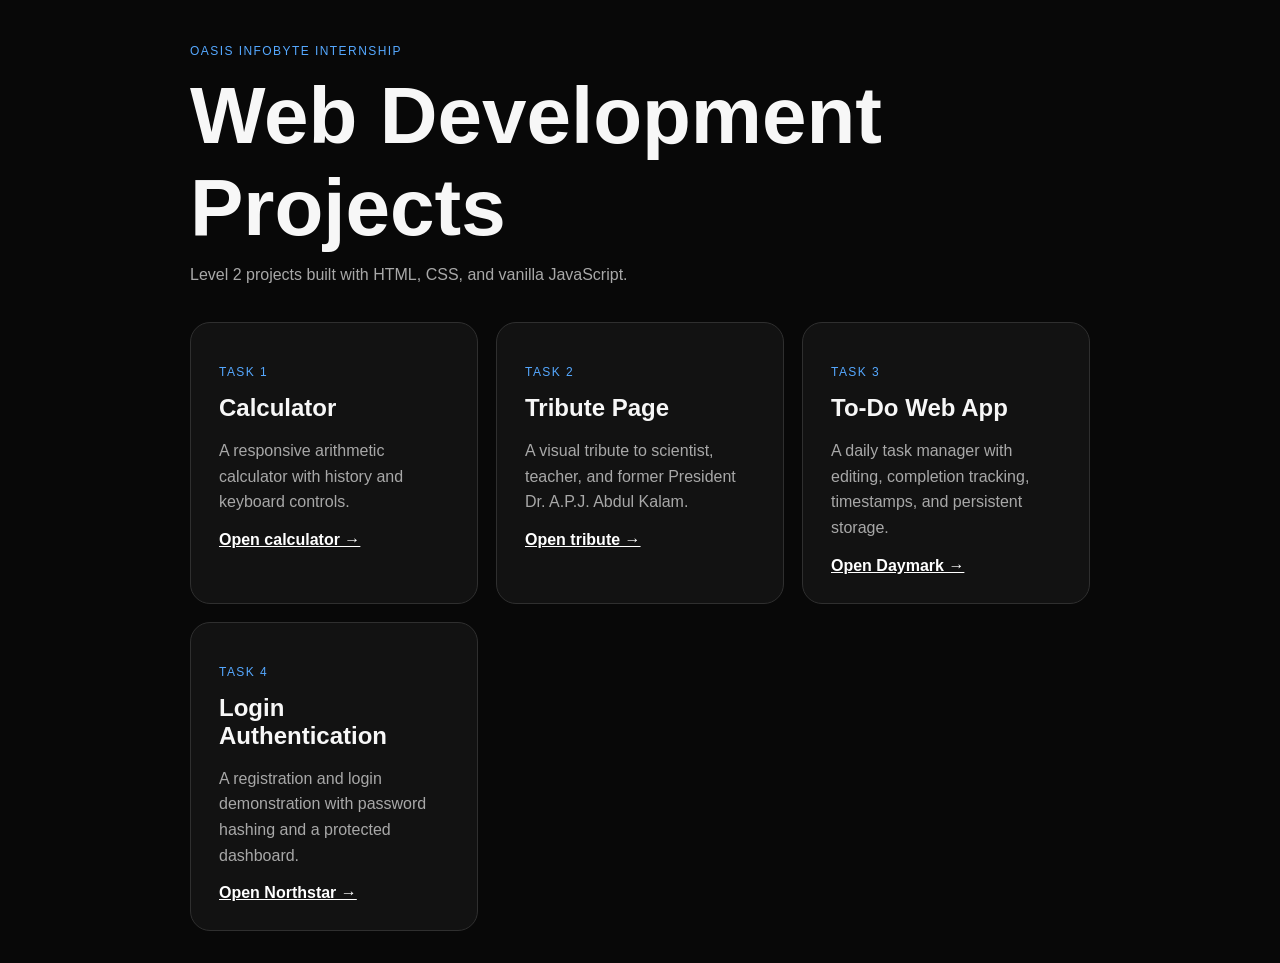
<file: index.html>
<!DOCTYPE html>
<html lang="en">
<head>
  <meta charset="UTF-8">
  <meta name="viewport" content="width=device-width, initial-scale=1.0">
  <title>OIBSIP Projects</title>
  <style>
    * { box-sizing: border-box; }
    body {
      min-height: 100vh;
      margin: 0;
      display: grid;
      place-items: center;
      padding: 32px;
      color: #f7f7f7;
      background: #080808;
      font-family: Arial, sans-serif;
    }
    main { width: min(900px, 100%); }
    h1 { margin: 0; font-size: clamp(2.5rem, 8vw, 5rem); }
    .intro { margin: 12px 0 38px; color: #a8a8a8; }
    .projects {
      display: grid;
      grid-template-columns: repeat(auto-fit, minmax(260px, 1fr));
      gap: 18px;
    }
    article {
      padding: 28px;
      border: 1px solid #2f2f2f;
      border-radius: 20px;
      background: #121212;
    }
    .task { color: #55a8ff; font-size: 0.75rem; letter-spacing: 0.12em; text-transform: uppercase; }
    h2 { margin: 12px 0; }
    article p { color: #a8a8a8; line-height: 1.6; }
    a { color: white; font-weight: bold; }
  </style>
</head>
<body>
  <main>
    <p class="task">Oasis Infobyte Internship</p>
    <h1>Web Development Projects</h1>
    <p class="intro">Level 2 projects built with HTML, CSS, and vanilla JavaScript.</p>
    <section class="projects" aria-label="Project list">
      <article>
        <p class="task">Task 1</p>
        <h2>Calculator</h2>
        <p>A responsive arithmetic calculator with history and keyboard controls.</p>
        <a href="./WebDev-L2-Task1-Calculator/">Open calculator →</a>
      </article>
      <article>
        <p class="task">Task 2</p>
        <h2>Tribute Page</h2>
        <p>A visual tribute to scientist, teacher, and former President Dr. A.P.J. Abdul Kalam.</p>
        <a href="./WebDev-L2-Task2-TributePage/">Open tribute →</a>
      </article>
      <article>
        <p class="task">Task 3</p>
        <h2>To-Do Web App</h2>
        <p>A daily task manager with editing, completion tracking, timestamps, and persistent storage.</p>
        <a href="./WebDev-L2-Task3-ToDoApp/">Open Daymark →</a>
      </article>
      <article>
        <p class="task">Task 4</p>
        <h2>Login Authentication</h2>
        <p>A registration and login demonstration with password hashing and a protected dashboard.</p>
        <a href="./WebDev-L2-Task4-LoginAuthenticationSystem/">Open Northstar →</a>
      </article>
    </section>
  </main>
</body>
</html>
</file>
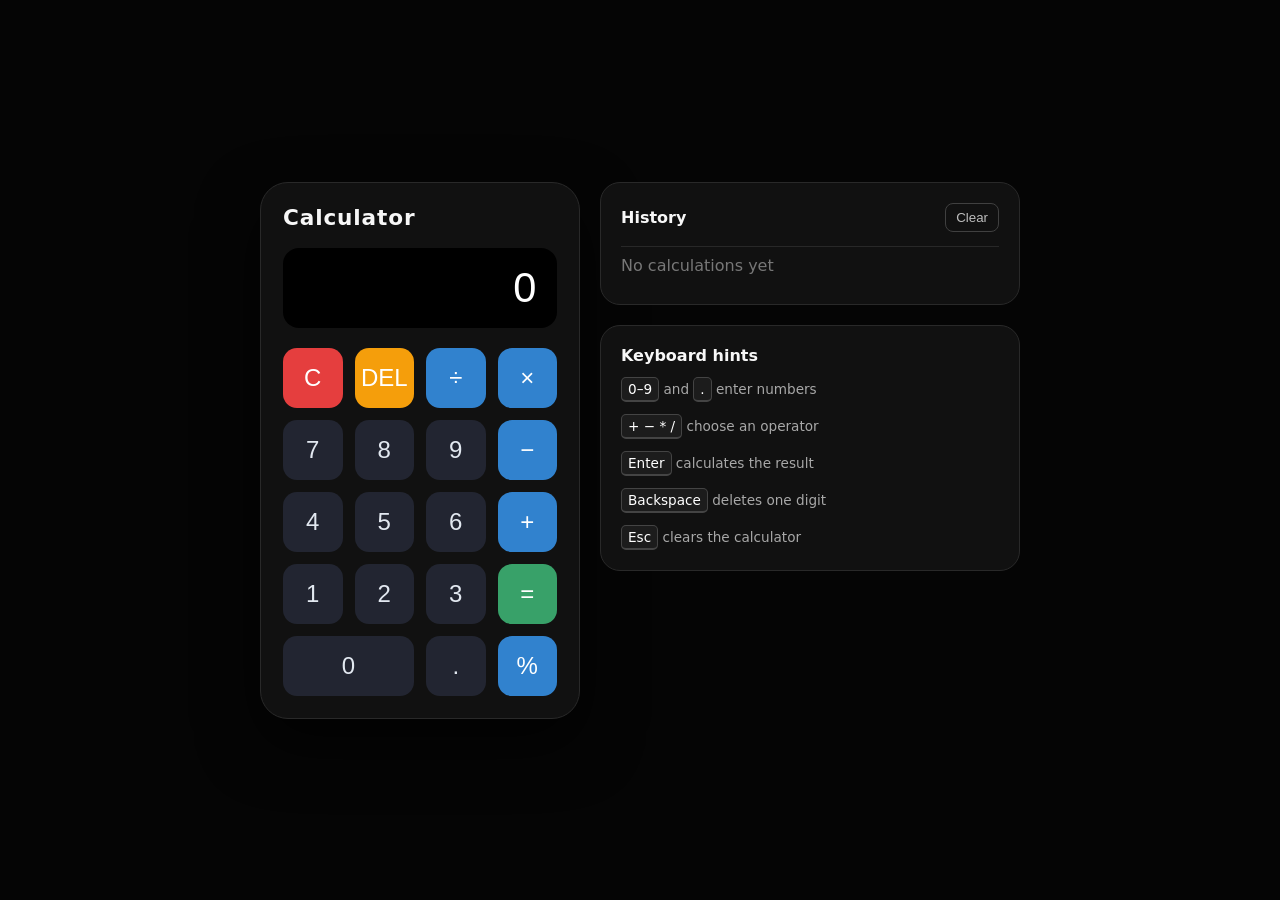
<file: WebDev-L2-Task1-Calculator/index.html>
<!DOCTYPE html>
<html lang="en">
<head>
  <meta charset="UTF-8">
  <meta name="viewport" content="width=device-width, initial-scale=1.0">
  <title>Calculator</title>
  <link rel="stylesheet" href="style.css">
</head>
<body>

  <main class="app">
    <section class="calculator" aria-labelledby="calculatorTitle">
      <h1 id="calculatorTitle">Calculator</h1>
      <label class="visually-hidden" for="calcScreen">Calculator display</label>
      <input type="text" class="screen-output" id="calcScreen" value="0" readonly aria-live="polite">

      <section class="grid-keypad" aria-label="Calculator buttons">
        <button type="button" class="key action-clear k-c" data-type="clear" aria-label="Clear">C</button>
        <button type="button" class="key action-delete k-del" data-type="delete" aria-label="Delete last character">DEL</button>
        <button type="button" class="key action-op k-div" data-type="op" data-val="/" aria-label="Divide">&divide;</button>
        <button type="button" class="key action-op k-mul" data-type="op" data-val="*" aria-label="Multiply">&times;</button>
        <button type="button" class="key action-op k-sub" data-type="op" data-val="-" aria-label="Subtract">&minus;</button>

        <button type="button" class="key num-key k-7" data-type="num" data-val="7">7</button>
        <button type="button" class="key num-key k-8" data-type="num" data-val="8">8</button>
        <button type="button" class="key num-key k-9" data-type="num" data-val="9">9</button>
        <button type="button" class="key action-op k-add" data-type="op" data-val="+" aria-label="Add">+</button>

        <button type="button" class="key num-key k-4" data-type="num" data-val="4">4</button>
        <button type="button" class="key num-key k-5" data-type="num" data-val="5">5</button>
        <button type="button" class="key num-key k-6" data-type="num" data-val="6">6</button>
        <button type="button" class="key action-solve k-eq" data-type="equal" aria-label="Equals">=</button>

        <button type="button" class="key num-key k-1" data-type="num" data-val="1">1</button>
        <button type="button" class="key num-key k-2" data-type="num" data-val="2">2</button>
        <button type="button" class="key num-key k-3" data-type="num" data-val="3">3</button>

        <button type="button" class="key num-key k-0" data-type="num" data-val="0">0</button>
        <button type="button" class="key num-key k-dot" data-type="num" data-val=".">.</button>
        <button type="button" class="key action-percent k-percent" data-type="percent">%</button>
      </section>
    </section>

    <aside class="side-panel">
      <section class="history-card">
        <div class="panel-heading">
          <h2>History</h2>
          <button type="button" id="clearHistory">Clear</button>
        </div>
        <ol id="historyList" aria-live="polite">
          <li class="empty-history">No calculations yet</li>
        </ol>
      </section>

      <section class="hints-card">
        <h2>Keyboard hints</h2>
        <p><kbd>0–9</kbd> and <kbd>.</kbd> enter numbers</p>
        <p><kbd>+ − * /</kbd> choose an operator</p>
        <p><kbd>Enter</kbd> calculates the result</p>
        <p><kbd>Backspace</kbd> deletes one digit</p>
        <p><kbd>Esc</kbd> clears the calculator</p>
      </section>
    </aside>
  </main>

  <script src="script.js"></script>
</body>
</html>
</file>
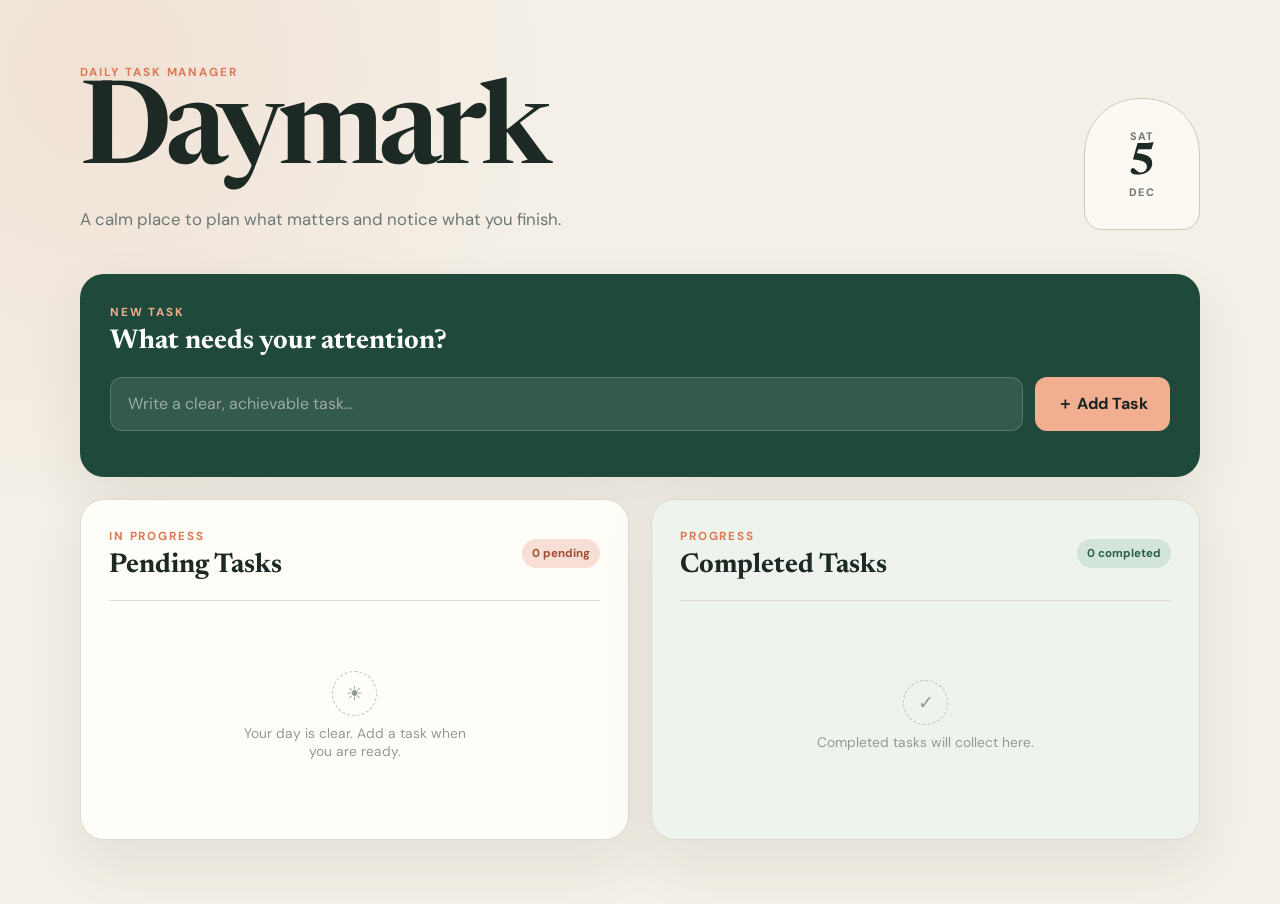
<file: WebDev-L2-Task2-ToDoApp/index.html>
<!DOCTYPE html>
<html lang="en">
<head>
  <meta charset="UTF-8">
  <meta name="viewport" content="width=device-width, initial-scale=1.0">
  <meta name="description" content="A simple daily task manager with editing, completion tracking, and local storage.">
  <title>Daymark | To-Do App</title>
  <link rel="preconnect" href="https://fonts.googleapis.com">
  <link rel="preconnect" href="https://fonts.gstatic.com" crossorigin>
  <link href="https://fonts.googleapis.com/css2?family=DM+Sans:wght@400;500;600;700&family=Newsreader:opsz,wght@6..72,600&display=swap" rel="stylesheet">
  <link rel="stylesheet" href="style.css">
</head>
<body>
  <main class="app-shell">
    <header class="app-header">
      <div>
        <p class="eyebrow">Daily task manager</p>
        <h1>Daymark</h1>
        <p class="intro">A calm place to plan what matters and notice what you finish.</p>
      </div>
      <div class="date-card" aria-label="Today's date">
        <span id="dayName"></span>
        <strong id="dayNumber"></strong>
        <span id="monthName"></span>
      </div>
    </header>

    <section class="add-card" aria-labelledby="addTaskTitle">
      <div>
        <p class="section-label">New task</p>
        <h2 id="addTaskTitle">What needs your attention?</h2>
      </div>
      <form id="taskForm">
        <label class="visually-hidden" for="taskInput">Task description</label>
        <input
          id="taskInput"
          name="task"
          type="text"
          maxlength="120"
          placeholder="Write a clear, achievable task…"
          autocomplete="off"
          required
        >
        <button class="add-button" type="submit">
          <span aria-hidden="true">＋</span>
          Add Task
        </button>
      </form>
      <p class="form-message" id="formMessage" aria-live="polite"></p>
    </section>

    <div class="task-board">
      <section class="task-column" aria-labelledby="pendingTitle">
        <div class="column-heading">
          <div>
            <p class="section-label">In progress</p>
            <h2 id="pendingTitle">Pending Tasks</h2>
          </div>
          <span class="count pending-count" id="pendingCount">0 pending</span>
        </div>
        <ul class="task-list" id="pendingList"></ul>
        <div class="empty-state" id="pendingEmpty">
          <span aria-hidden="true">☀</span>
          <p>Your day is clear. Add a task when you are ready.</p>
        </div>
      </section>

      <section class="task-column completed-column" aria-labelledby="completedTitle">
        <div class="column-heading">
          <div>
            <p class="section-label">Progress</p>
            <h2 id="completedTitle">Completed Tasks</h2>
          </div>
          <span class="count completed-count" id="completedCount">0 completed</span>
        </div>
        <ul class="task-list" id="completedList"></ul>
        <div class="empty-state" id="completedEmpty">
          <span aria-hidden="true">✓</span>
          <p>Completed tasks will collect here.</p>
        </div>
      </section>
    </div>
  </main>

  <template id="taskTemplate">
    <li class="task-item">
      <label class="complete-control">
        <input class="task-toggle" type="checkbox">
        <span class="checkmark" aria-hidden="true"></span>
        <span class="visually-hidden">Mark task complete</span>
      </label>
      <div class="task-details">
        <p class="task-text"></p>
        <p class="task-time"></p>
        <form class="edit-form" hidden>
          <label class="visually-hidden">Edit task text</label>
          <input class="edit-input" type="text" maxlength="120" required>
          <div class="edit-actions">
            <button class="save-button" type="submit">Save</button>
            <button class="cancel-button" type="button">Cancel</button>
          </div>
        </form>
      </div>
      <div class="task-actions">
        <button class="icon-button edit-button" type="button" aria-label="Edit task">Edit</button>
        <button class="icon-button delete-button" type="button" aria-label="Delete task">Delete</button>
      </div>
    </li>
  </template>

  <script src="script.js"></script>
</body>
</html>
</file>
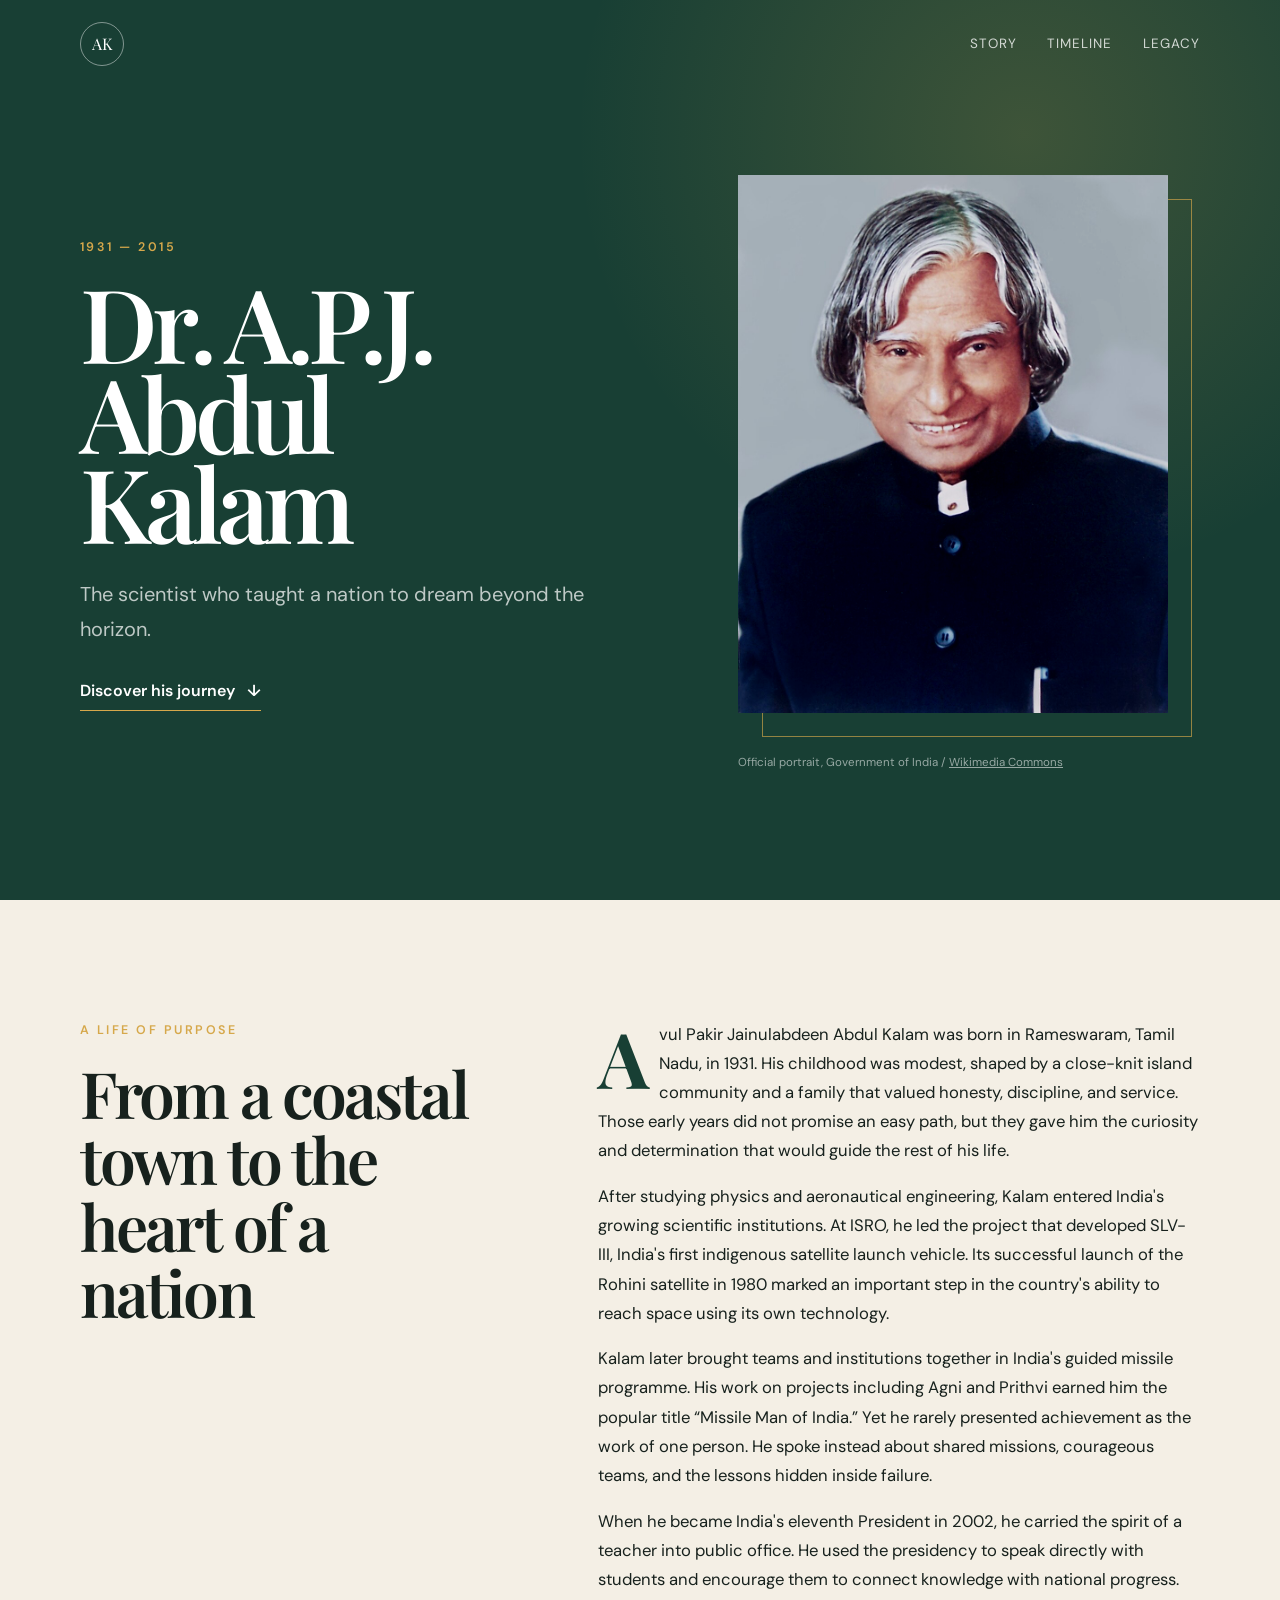
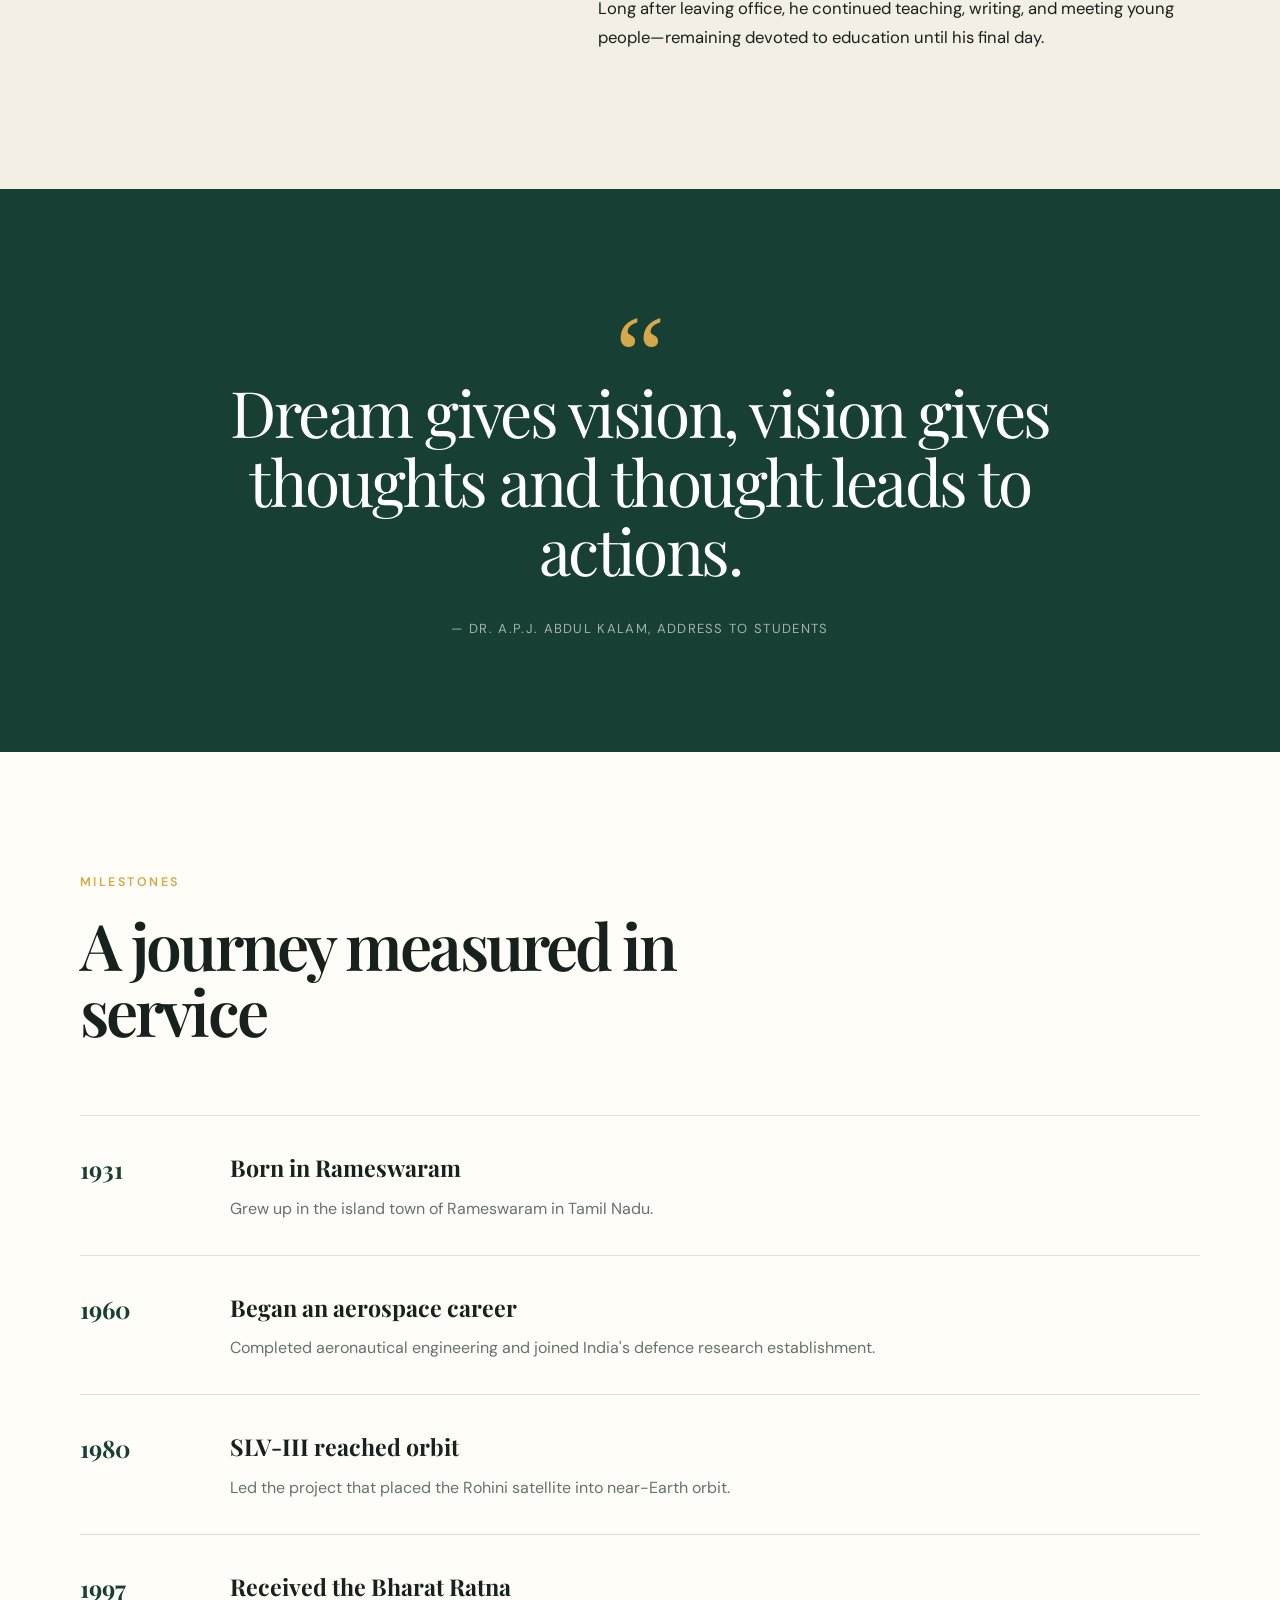
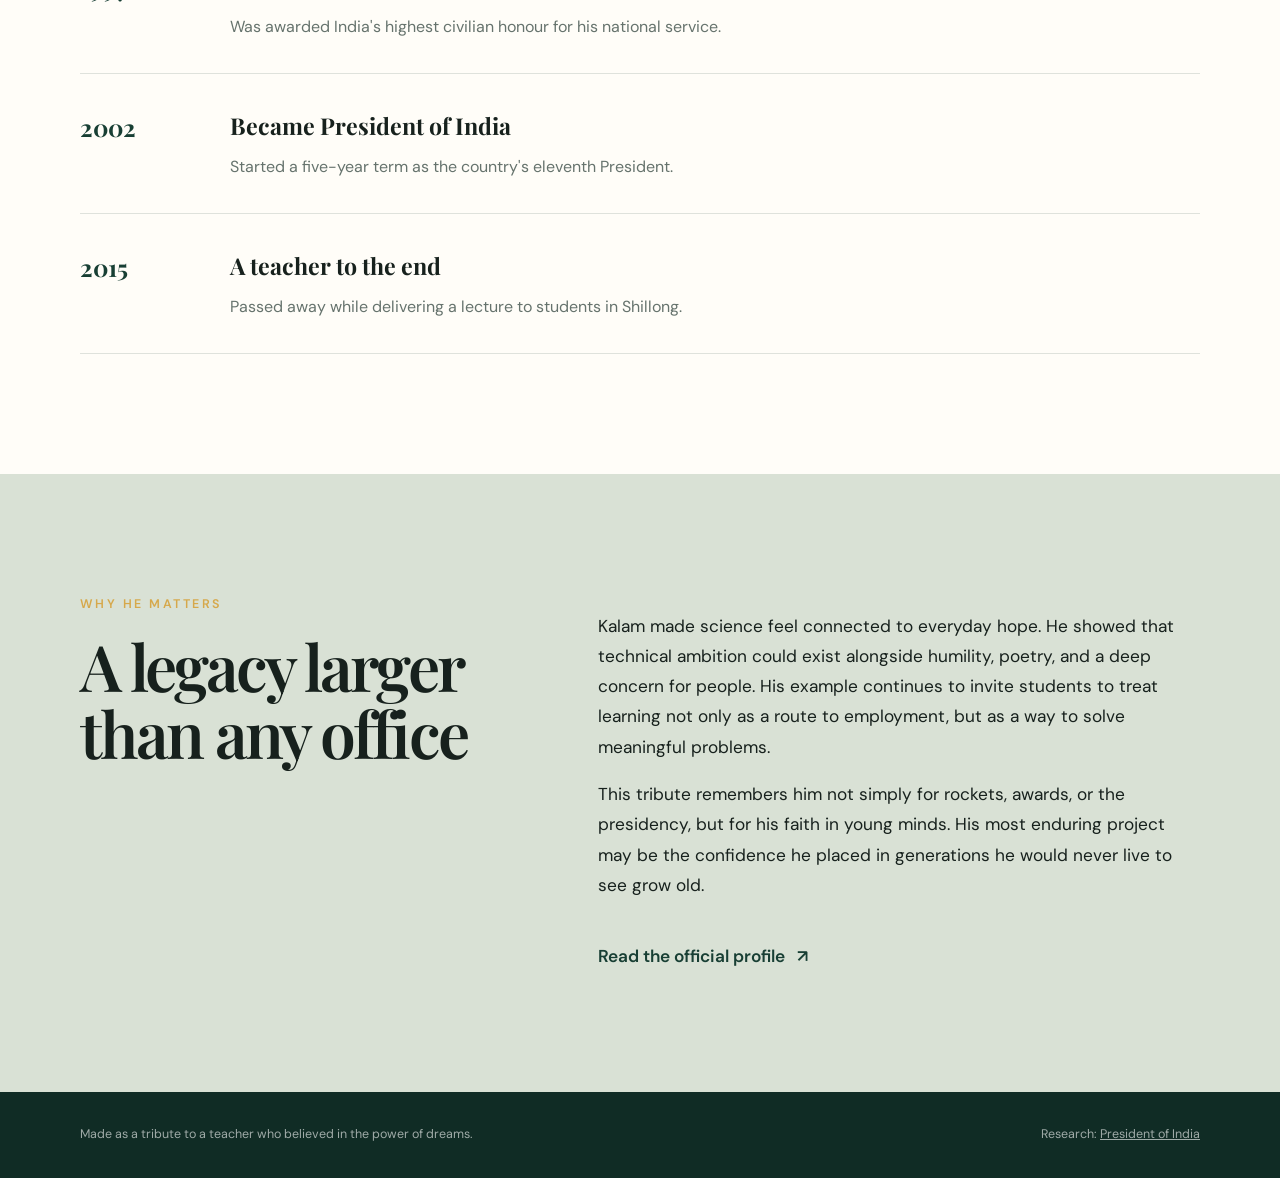
<file: WebDev-L2-Task2-TributePage/index.html>
<!DOCTYPE html>
<html lang="en">
<head>
  <meta charset="UTF-8">
  <meta name="viewport" content="width=device-width, initial-scale=1.0">
  <meta name="description" content="A tribute to Dr. A.P.J. Abdul Kalam—scientist, teacher, and former President of India.">
  <title>Dr. A.P.J. Abdul Kalam | A Tribute</title>
  <link rel="preconnect" href="https://fonts.googleapis.com">
  <link rel="preconnect" href="https://fonts.gstatic.com" crossorigin>
  <link href="https://fonts.googleapis.com/css2?family=DM+Sans:wght@400;500;600&family=Playfair+Display:wght@600;700&display=swap" rel="stylesheet">
  <link rel="stylesheet" href="style.css">
</head>
<body>
  <header class="hero">
    <nav class="nav container" aria-label="Main navigation">
      <a class="brand" href="#top">AK</a>
      <div class="nav-links">
        <a href="#story">Story</a>
        <a href="#timeline">Timeline</a>
        <a href="#legacy">Legacy</a>
      </div>
    </nav>

    <div class="hero-content container" id="top">
      <div class="hero-copy">
        <p class="eyebrow">1931 — 2015</p>
        <h1>Dr. A.P.J.<br>Abdul<br>Kalam</h1>
        <p class="tagline">The scientist who taught a nation to dream beyond the horizon.</p>
        <a class="hero-link" href="#story">Discover his journey <span aria-hidden="true">↓</span></a>
      </div>

      <figure class="portrait">
        <div class="portrait-frame">
          <img src="assets/apj-abdul-kalam.jpg" alt="Official portrait of Dr. A.P.J. Abdul Kalam">
        </div>
        <figcaption>
          Official portrait, Government of India /
          <a href="https://commons.wikimedia.org/wiki/File:A._P._J._Abdul_Kalam.jpg" target="_blank" rel="noreferrer">Wikimedia Commons</a>
        </figcaption>
      </figure>
    </div>
  </header>

  <main>
    <section class="story section" id="story">
      <div class="container story-grid">
        <div class="section-heading">
          <p class="eyebrow">A life of purpose</p>
          <h2>From a coastal town to the heart of a nation</h2>
        </div>

        <div class="story-copy">
          <p>
            Avul Pakir Jainulabdeen Abdul Kalam was born in Rameswaram, Tamil Nadu,
            in 1931. His childhood was modest, shaped by a close-knit island
            community and a family that valued honesty, discipline, and service.
            Those early years did not promise an easy path, but they gave him the
            curiosity and determination that would guide the rest of his life.
          </p>
          <p>
            After studying physics and aeronautical engineering, Kalam entered
            India's growing scientific institutions. At ISRO, he led the project
            that developed SLV-III, India's first indigenous satellite launch
            vehicle. Its successful launch of the Rohini satellite in 1980 marked
            an important step in the country's ability to reach space using its own
            technology.
          </p>
          <p>
            Kalam later brought teams and institutions together in India's guided
            missile programme. His work on projects including Agni and Prithvi
            earned him the popular title “Missile Man of India.” Yet he rarely
            presented achievement as the work of one person. He spoke instead
            about shared missions, courageous teams, and the lessons hidden inside
            failure.
          </p>
          <p>
            When he became India's eleventh President in 2002, he carried the
            spirit of a teacher into public office. He used the presidency to speak
            directly with students and encourage them to connect knowledge with
            national progress. Long after leaving office, he continued teaching,
            writing, and meeting young people—remaining devoted to education until
            his final day.
          </p>
        </div>
      </div>
    </section>

    <section class="quote-section">
      <div class="container">
        <blockquote>
          <span class="quote-mark" aria-hidden="true">“</span>
          <p>Dream gives vision, vision gives thoughts and thought leads to actions.</p>
          <cite>— Dr. A.P.J. Abdul Kalam, address to students</cite>
        </blockquote>
      </div>
    </section>

    <section class="timeline-section section" id="timeline">
      <div class="container">
        <div class="section-heading timeline-heading">
          <p class="eyebrow">Milestones</p>
          <h2>A journey measured in service</h2>
        </div>

        <ol class="timeline">
          <li>
            <span class="year">1931</span>
            <div>
              <h3>Born in Rameswaram</h3>
              <p>Grew up in the island town of Rameswaram in Tamil Nadu.</p>
            </div>
          </li>
          <li>
            <span class="year">1960</span>
            <div>
              <h3>Began an aerospace career</h3>
              <p>Completed aeronautical engineering and joined India's defence research establishment.</p>
            </div>
          </li>
          <li>
            <span class="year">1980</span>
            <div>
              <h3>SLV-III reached orbit</h3>
              <p>Led the project that placed the Rohini satellite into near-Earth orbit.</p>
            </div>
          </li>
          <li>
            <span class="year">1997</span>
            <div>
              <h3>Received the Bharat Ratna</h3>
              <p>Was awarded India's highest civilian honour for his national service.</p>
            </div>
          </li>
          <li>
            <span class="year">2002</span>
            <div>
              <h3>Became President of India</h3>
              <p>Started a five-year term as the country's eleventh President.</p>
            </div>
          </li>
          <li>
            <span class="year">2015</span>
            <div>
              <h3>A teacher to the end</h3>
              <p>Passed away while delivering a lecture to students in Shillong.</p>
            </div>
          </li>
        </ol>
      </div>
    </section>

    <section class="legacy section" id="legacy">
      <div class="container legacy-grid">
        <div>
          <p class="eyebrow">Why he matters</p>
          <h2>A legacy larger than any office</h2>
        </div>
        <div>
          <p>
            Kalam made science feel connected to everyday hope. He showed that
            technical ambition could exist alongside humility, poetry, and a deep
            concern for people. His example continues to invite students to treat
            learning not only as a route to employment, but as a way to solve
            meaningful problems.
          </p>
          <p>
            This tribute remembers him not simply for rockets, awards, or the
            presidency, but for his faith in young minds. His most enduring project
            may be the confidence he placed in generations he would never live to
            see grow old.
          </p>
          <a class="source-link" href="https://www.presidentofindia.gov.in/dr-apj-abdul-kalam-profile" target="_blank" rel="noreferrer">
            Read the official profile <span aria-hidden="true">↗</span>
          </a>
        </div>
      </div>
    </section>
  </main>

  <footer>
    <div class="container footer-content">
      <p>Made as a tribute to a teacher who believed in the power of dreams.</p>
      <p>Research: <a href="https://www.presidentofindia.gov.in/dr-apj-abdul-kalam-profile" target="_blank" rel="noreferrer">President of India</a></p>
    </div>
  </footer>
</body>
</html>
</file>
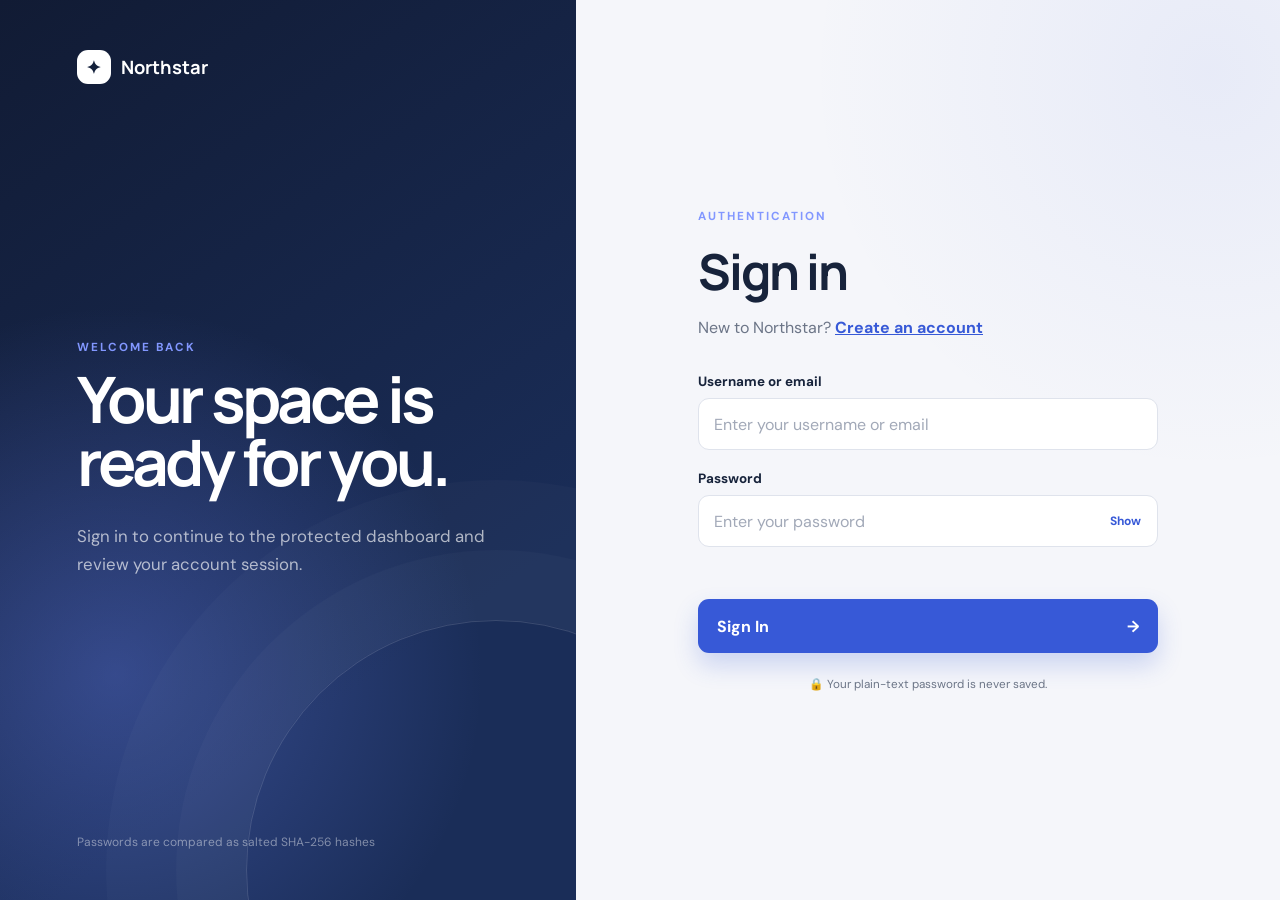
<file: WebDev-L2-Task4-LoginAuthenticationSystem/index.html>
<!DOCTYPE html>
<html lang="en" data-page="entry">
<head>
  <meta charset="UTF-8">
  <meta name="viewport" content="width=device-width, initial-scale=1.0">
  <title>Northstar Account</title>
</head>
<body>
  <p>Opening your account…</p>
  <script src="auth.js"></script>
</body>
</html>
</file>
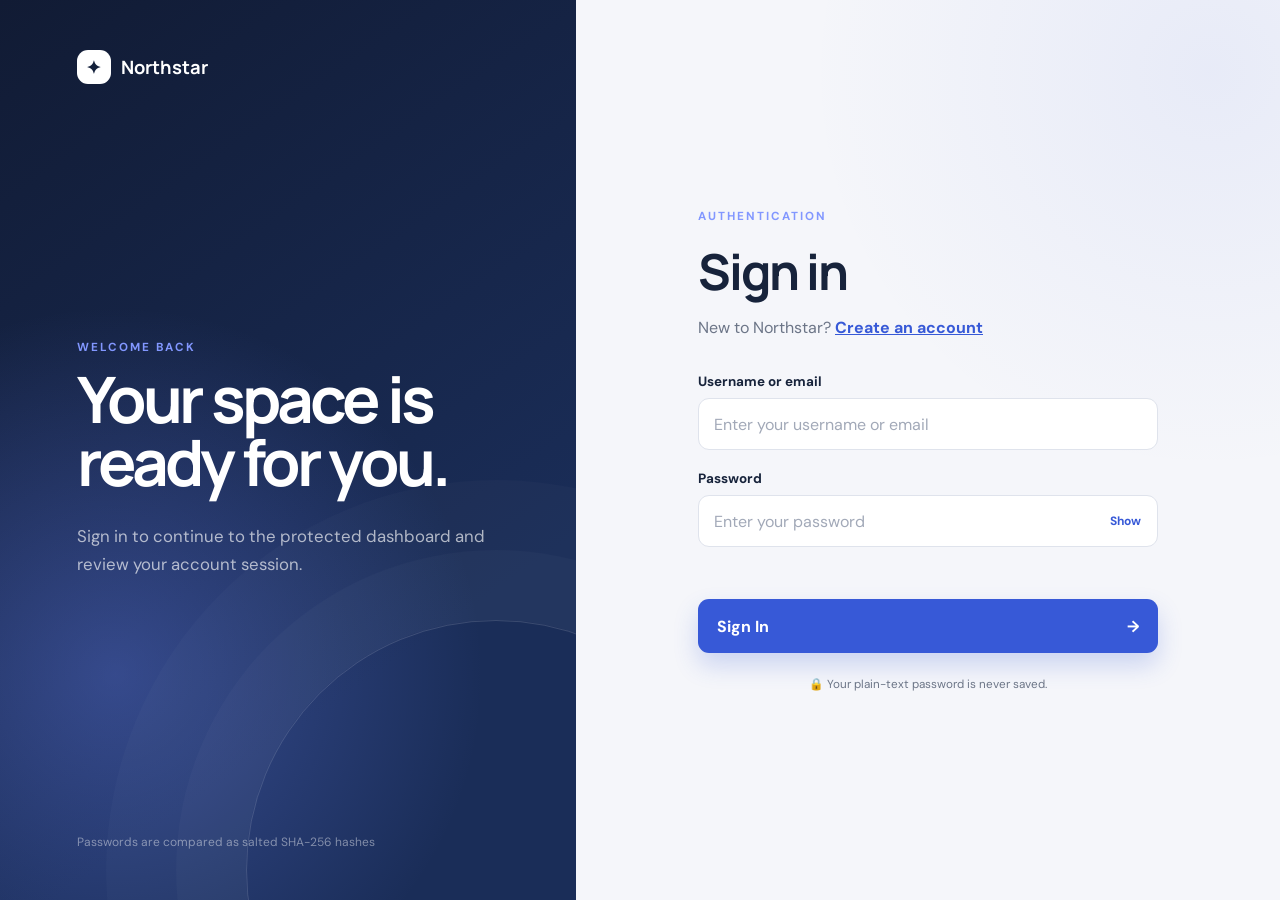
<file: WebDev-L2-Task4-LoginAuthenticationSystem/dashboard.html>
<!DOCTYPE html>
<html lang="en" data-page="dashboard">
<head>
  <meta charset="UTF-8">
  <meta name="viewport" content="width=device-width, initial-scale=1.0">
  <meta name="description" content="Protected Northstar account dashboard.">
  <title>Dashboard | Northstar</title>
  <link rel="preconnect" href="https://fonts.googleapis.com">
  <link rel="preconnect" href="https://fonts.gstatic.com" crossorigin>
  <link href="https://fonts.googleapis.com/css2?family=DM+Sans:wght@400;500;600;700&family=Manrope:wght@500;600;700&display=swap" rel="stylesheet">
  <link rel="stylesheet" href="style.css">
</head>
<body class="dashboard-body">
  <header class="dashboard-nav">
    <a class="logo dashboard-logo" href="dashboard.html"><span aria-hidden="true">✦</span> Northstar</a>
    <button class="logout-button" id="logoutButton" type="button">Log out <span aria-hidden="true">↗</span></button>
  </header>

  <main class="dashboard">
    <section class="welcome-card">
      <div>
        <p class="eyebrow">Protected dashboard</p>
        <h1>Welcome, <span id="dashboardUsername"></span>.</h1>
        <p>Your authenticated session is active in this browser tab.</p>
      </div>
      <div class="verified-badge">
        <span aria-hidden="true">✓</span>
        Session verified
      </div>
    </section>

    <section class="dashboard-grid">
      <article class="account-card">
        <p class="card-label">Account details</p>
        <div class="account-row">
          <span>Username</span>
          <strong id="accountUsername"></strong>
        </div>
        <div class="account-row">
          <span>Email</span>
          <strong id="accountEmail"></strong>
        </div>
        <div class="account-row">
          <span>Member since</span>
          <strong id="accountCreated"></strong>
        </div>
      </article>

      <article class="session-card">
        <p class="card-label">Session status</p>
        <div class="session-icon" aria-hidden="true">◉</div>
        <h2>Signed in securely</h2>
        <p>This demonstration session lasts for the current browser tab and is removed when you log out.</p>
      </article>
    </section>

    <section class="learning-note">
      <span aria-hidden="true">i</span>
      <p><strong>Learning note:</strong> This is a client-side demonstration. Production authentication requires a trusted server, slow password hashing, and secure HttpOnly session cookies.</p>
    </section>
  </main>

  <script src="auth.js"></script>
</body>
</html>
</file>
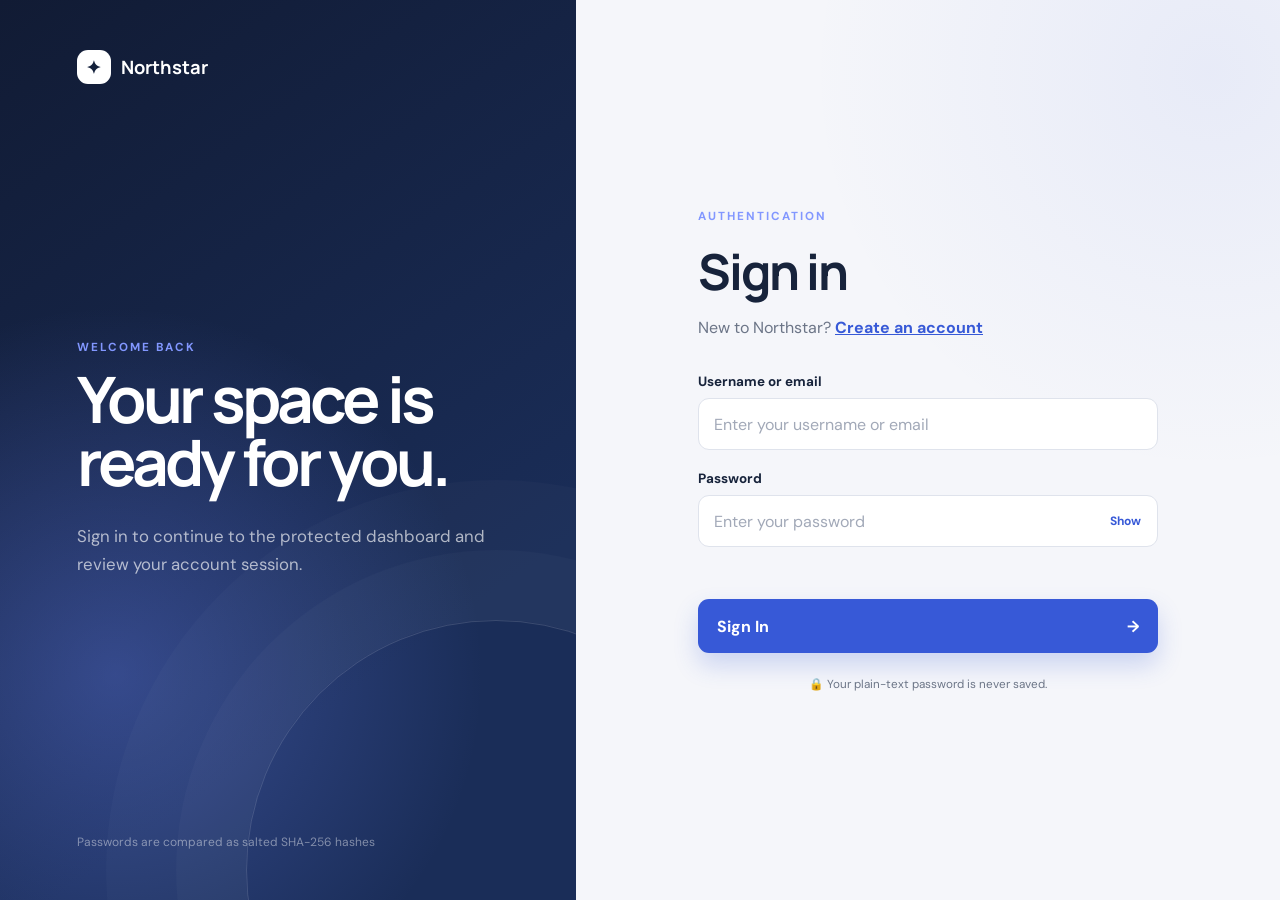
<file: WebDev-L2-Task4-LoginAuthenticationSystem/login.html>
<!DOCTYPE html>
<html lang="en" data-page="login">
<head>
  <meta charset="UTF-8">
  <meta name="viewport" content="width=device-width, initial-scale=1.0">
  <meta name="description" content="Sign in to the Northstar demonstration dashboard.">
  <title>Sign In | Northstar</title>
  <link rel="preconnect" href="https://fonts.googleapis.com">
  <link rel="preconnect" href="https://fonts.gstatic.com" crossorigin>
  <link href="https://fonts.googleapis.com/css2?family=DM+Sans:wght@400;500;600;700&family=Manrope:wght@500;600;700&display=swap" rel="stylesheet">
  <link rel="stylesheet" href="style.css">
</head>
<body>
  <main class="auth-layout">
    <section class="brand-panel login-brand">
      <a class="logo" href="index.html" aria-label="Northstar home">
        <span aria-hidden="true">✦</span> Northstar
      </a>
      <div class="brand-copy">
        <p class="eyebrow">Welcome back</p>
        <h1>Your space is<br>ready for you.</h1>
        <p>Sign in to continue to the protected dashboard and review your account session.</p>
      </div>
      <p class="brand-note">Passwords are compared as salted SHA-256 hashes</p>
    </section>

    <section class="form-panel">
      <div class="form-card">
        <div class="form-heading">
          <p class="eyebrow">Authentication</p>
          <h2>Sign in</h2>
          <p>New to Northstar? <a href="register.html">Create an account</a></p>
        </div>

        <div class="success-message" id="registrationSuccess" hidden>
          Account created successfully. You can sign in now.
        </div>

        <form id="loginForm" novalidate>
          <div class="field">
            <label for="identity">Username or email</label>
            <input id="identity" name="identity" type="text" autocomplete="username" placeholder="Enter your username or email" required>
          </div>

          <div class="field">
            <label for="loginPassword">Password</label>
            <div class="password-field">
              <input id="loginPassword" name="password" type="password" autocomplete="current-password" placeholder="Enter your password" required>
              <button class="password-toggle" type="button" data-password-toggle="loginPassword" aria-label="Show password">Show</button>
            </div>
          </div>

          <p class="form-alert" id="loginMessage" role="alert" aria-live="polite"></p>
          <button class="primary-button" type="submit">Sign In <span aria-hidden="true">→</span></button>
        </form>

        <p class="security-caption"><span aria-hidden="true">🔒</span> Your plain-text password is never saved.</p>
      </div>
    </section>
  </main>

  <script src="auth.js"></script>
</body>
</html>
</file>
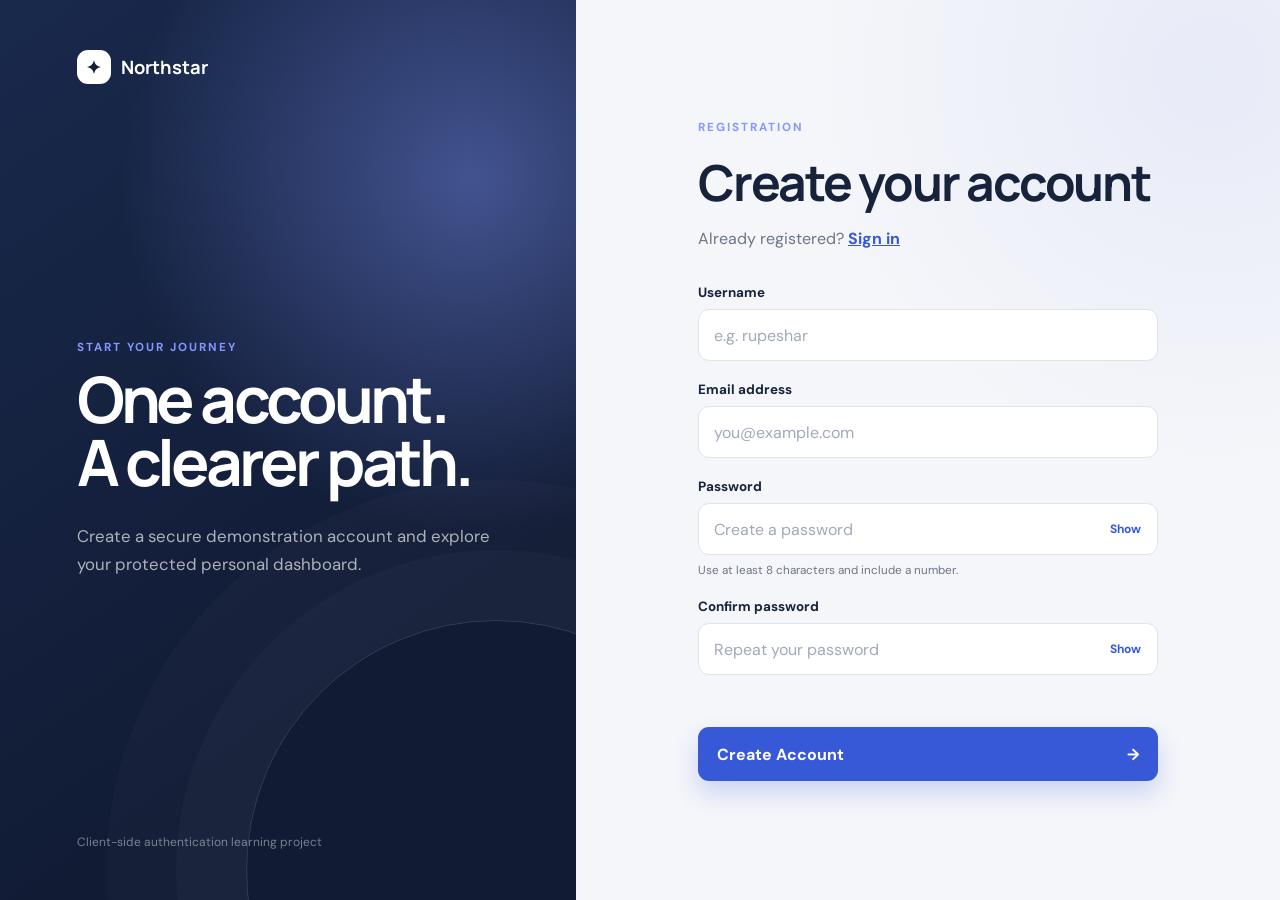
<file: WebDev-L2-Task4-LoginAuthenticationSystem/register.html>
<!DOCTYPE html>
<html lang="en" data-page="register">
<head>
  <meta charset="UTF-8">
  <meta name="viewport" content="width=device-width, initial-scale=1.0">
  <meta name="description" content="Create a Northstar demonstration account.">
  <title>Create Account | Northstar</title>
  <link rel="preconnect" href="https://fonts.googleapis.com">
  <link rel="preconnect" href="https://fonts.gstatic.com" crossorigin>
  <link href="https://fonts.googleapis.com/css2?family=DM+Sans:wght@400;500;600;700&family=Manrope:wght@500;600;700&display=swap" rel="stylesheet">
  <link rel="stylesheet" href="style.css">
</head>
<body>
  <main class="auth-layout">
    <section class="brand-panel">
      <a class="logo" href="index.html" aria-label="Northstar home">
        <span aria-hidden="true">✦</span> Northstar
      </a>
      <div class="brand-copy">
        <p class="eyebrow">Start your journey</p>
        <h1>One account.<br>A clearer path.</h1>
        <p>Create a secure demonstration account and explore your protected personal dashboard.</p>
      </div>
      <p class="brand-note">Client-side authentication learning project</p>
    </section>

    <section class="form-panel">
      <div class="form-card">
        <div class="form-heading">
          <p class="eyebrow">Registration</p>
          <h2>Create your account</h2>
          <p>Already registered? <a href="login.html">Sign in</a></p>
        </div>

        <form id="registerForm" novalidate>
          <div class="field">
            <label for="username">Username</label>
            <input id="username" name="username" type="text" minlength="3" maxlength="30" autocomplete="username" placeholder="e.g. rupeshar" required>
          </div>

          <div class="field">
            <label for="email">Email address</label>
            <input id="email" name="email" type="email" autocomplete="email" placeholder="you@example.com" required>
          </div>

          <div class="field">
            <label for="password">Password</label>
            <div class="password-field">
              <input id="password" name="password" type="password" minlength="8" autocomplete="new-password" placeholder="Create a password" required>
              <button class="password-toggle" type="button" data-password-toggle="password" aria-label="Show password">Show</button>
            </div>
            <p class="field-hint">Use at least 8 characters and include a number.</p>
          </div>

          <div class="field">
            <label for="confirmPassword">Confirm password</label>
            <div class="password-field">
              <input id="confirmPassword" name="confirmPassword" type="password" minlength="8" autocomplete="new-password" placeholder="Repeat your password" required>
              <button class="password-toggle" type="button" data-password-toggle="confirmPassword" aria-label="Show confirmed password">Show</button>
            </div>
          </div>

          <p class="form-alert" id="registerMessage" role="alert" aria-live="polite"></p>
          <button class="primary-button" type="submit">Create Account <span aria-hidden="true">→</span></button>
        </form>
      </div>
    </section>
  </main>

  <script src="auth.js"></script>
</body>
</html>
</file>
<file: WebDev-L2-Task1-Calculator/style.css>
*, *::before, *::after {
  box-sizing: border-box;
}

body {
  margin: 0;
  padding: 0;
  min-height: 100vh;
  display: grid;
  place-items: center;
  background: #050505;
  color: #f7f7f7;
  font-family: ui-sans-serif, system-ui, -apple-system, BlinkMacSystemFont, sans-serif;
}

.visually-hidden {
  position: absolute;
  width: 1px;
  height: 1px;
  padding: 0;
  margin: -1px;
  overflow: hidden;
  clip: rect(0, 0, 0, 0);
  white-space: nowrap;
  border: 0;
}

.app {
  width: min(760px, calc(100% - 32px));
  display: grid;
  grid-template-columns: 320px 1fr;
  gap: 20px;
  align-items: start;
}

.calculator {
  width: 320px;
  background: #111111;
  border: 1px solid #292929;
  border-radius: 28px;
  padding: 22px;
  box-shadow: 0 24px 60px rgba(0, 0, 0, 0.7);
}

h1 {
  margin: 0 0 18px;
  font-size: 1.35rem;
  letter-spacing: 0.04em;
}

.screen-output {
  width: 100%;
  height: 80px;
  background: #000000;
  border: 1px solid #303030;
  border: none;
  outline: none;
  border-radius: 16px;
  color: #ffffff;
  font-size: 2.6rem;
  text-align: right;
  padding: 0 20px;
  margin-bottom: 20px;
  letter-spacing: 0.5px;
}

/* Grid */
.grid-keypad {
  display: grid;
  grid-template-columns: repeat(4, 1fr);
  grid-template-rows: repeat(5, 60px);
  gap: 12px;
}

.key {
  border: none;
  outline: none;
  border-radius: 14px;
  font-size: 1.5rem;
  font-weight: 500;
  cursor: pointer;
  background: #222531;
  color: #e2e8f0;
  transition: transform 0.1s ease, filter 0.1s ease;
}

.key:hover {
  filter: brightness(1.15);
}

.key:active {
  transform: scale(0.95);
}

.key:focus-visible {
  outline: 3px solid #f8fafc;
  outline-offset: 2px;
}

/* First Row */
.k-c {
  grid-area: 1 / 1 / 2 / 2;
  background: #e53e3e;
  color: #fff;
}

.k-del {
  grid-area: 1 / 2 / 2 / 3;
  background: #f59e0b;
  color: #fff;
}

.k-div {
  grid-area: 1 / 3 / 2 / 4;
  background: #3182ce;
  color: #fff;
}

.k-mul {
  grid-area: 1 / 4 / 2 / 5;
  background: #3182ce;
  color: #fff;
}

/* Second Row */
.k-7 { grid-area: 2 / 1 / 3 / 2; }
.k-8 { grid-area: 2 / 2 / 3 / 3; }
.k-9 { grid-area: 2 / 3 / 3 / 4; }

.k-sub {
  grid-area: 2 / 4 / 3 / 5;
  background: #3182ce;
  color: #fff;
}

/* Third Row */
.k-4 { grid-area: 3 / 1 / 4 / 2; }
.k-5 { grid-area: 3 / 2 / 4 / 3; }
.k-6 { grid-area: 3 / 3 / 4 / 4; }

.k-add {
  grid-area: 3 / 4 / 4 / 5;
  background: #3182ce;
  color: #fff;
}

/* Fourth Row */
.k-1 { grid-area: 4 / 1 / 5 / 2; }
.k-2 { grid-area: 4 / 2 / 5 / 3; }
.k-3 { grid-area: 4 / 3 / 5 / 4; }

.k-eq {
  grid-area: 4 / 4 / 5 / 5;
  background: #38a169;
  color: #fff;
}

/* Fifth Row */
.k-0 {
  grid-area: 5 / 1 / 6 / 3;
}

.k-dot {
  grid-area: 5 / 3 / 6 / 4;
}

.k-percent {
  grid-area: 5 / 4 / 6 / 5;
  background: #3182ce;
  color: #fff;
}

.side-panel {
  display: grid;
  gap: 20px;
}

.history-card,
.hints-card {
  min-height: 0;
  padding: 20px;
  background: #111111;
  border: 1px solid #292929;
  border-radius: 20px;
}

.panel-heading {
  display: flex;
  justify-content: space-between;
  align-items: center;
}

.side-panel h2 {
  margin: 0;
  font-size: 1rem;
}

#clearHistory {
  padding: 6px 10px;
  border: 1px solid #404040;
  border-radius: 8px;
  background: transparent;
  color: #bdbdbd;
  cursor: pointer;
}

#clearHistory:hover {
  color: white;
  border-color: #777777;
}

#historyList {
  max-height: 190px;
  margin: 14px 0 0;
  padding: 0;
  overflow-y: auto;
  list-style: none;
}

#historyList li {
  padding: 9px 0;
  border-top: 1px solid #282828;
  color: #dedede;
  text-align: right;
}

#historyList .empty-history {
  color: #777777;
  text-align: left;
}

.hints-card p {
  margin: 12px 0 0;
  color: #a8a8a8;
  font-size: 0.85rem;
}

kbd {
  display: inline-block;
  padding: 3px 6px;
  border: 1px solid #444444;
  border-bottom-width: 2px;
  border-radius: 5px;
  background: #1c1c1c;
  color: #ffffff;
  font-family: inherit;
}

@media (max-width: 680px) {
  body {
    padding: 24px 0;
  }

  .app {
    width: min(320px, calc(100% - 24px));
    grid-template-columns: 1fr;
  }

  .calculator {
    width: 100%;
  }
}
</file>
<file: WebDev-L2-Task2-ToDoApp/style.css>
:root {
  --ink: #1d2925;
  --muted: #6e7773;
  --cream: #f4f0e7;
  --paper: #fffdf8;
  --green: #2f6b55;
  --green-dark: #1f4a3b;
  --mint: #dce9df;
  --orange: #dc7852;
  --line: #dedbd2;
  --shadow: 0 22px 55px rgba(41, 52, 46, 0.09);
}

*,
*::before,
*::after {
  box-sizing: border-box;
}

body {
  min-height: 100vh;
  margin: 0;
  overflow-x: hidden;
  padding: 64px 24px;
  color: var(--ink);
  background:
    radial-gradient(circle at 8% 8%, rgba(220, 120, 82, 0.12), transparent 28rem),
    var(--cream);
  font-family: "DM Sans", Arial, sans-serif;
}

button,
input {
  font: inherit;
}

button {
  cursor: pointer;
}

.visually-hidden {
  position: absolute;
  width: 1px;
  height: 1px;
  padding: 0;
  margin: -1px;
  overflow: hidden;
  clip: rect(0, 0, 0, 0);
  white-space: nowrap;
  border: 0;
}

.app-shell {
  width: 100%;
  max-width: 1120px;
  margin-inline: auto;
}

.app-header {
  display: flex;
  justify-content: space-between;
  gap: 30px;
  align-items: end;
  margin-bottom: 44px;
}

.eyebrow,
.section-label {
  margin: 0 0 8px;
  color: var(--orange);
  font-size: 0.73rem;
  font-weight: 700;
  letter-spacing: 0.16em;
  text-transform: uppercase;
}

h1,
h2 {
  font-family: "Newsreader", Georgia, serif;
}

h1 {
  margin: 0;
  font-size: clamp(4.4rem, 10vw, 7.2rem);
  font-weight: 600;
  letter-spacing: -0.055em;
  line-height: 0.85;
}

.intro {
  max-width: 520px;
  margin: 22px 0 0;
  color: var(--muted);
  font-size: 1.05rem;
}

.date-card {
  width: 116px;
  height: 132px;
  display: grid;
  place-items: center;
  align-content: center;
  flex: 0 0 auto;
  border: 1px solid #cfc9bc;
  border-radius: 55px 55px 18px 18px;
  background: rgba(255, 253, 248, 0.66);
  text-align: center;
}

.date-card span {
  color: var(--muted);
  font-size: 0.68rem;
  font-weight: 700;
  letter-spacing: 0.12em;
  text-transform: uppercase;
}

.date-card strong {
  font-family: "Newsreader", Georgia, serif;
  font-size: 2.8rem;
  line-height: 0.95;
}

.add-card {
  padding: 30px;
  border-radius: 24px;
  color: white;
  background: var(--green-dark);
  box-shadow: var(--shadow);
}

.add-card .section-label {
  color: #f2ac8e;
}

.add-card h2,
.column-heading h2 {
  margin: 0;
  font-size: 1.7rem;
}

#taskForm {
  display: grid;
  grid-template-columns: 1fr auto;
  gap: 12px;
  margin-top: 22px;
}

#taskInput,
.edit-input {
  width: 100%;
  border: 1px solid transparent;
  border-radius: 12px;
  outline: none;
}

#taskInput {
  min-height: 54px;
  padding: 0 17px;
  color: white;
  border-color: rgba(255, 255, 255, 0.18);
  background: rgba(255, 255, 255, 0.09);
}

#taskInput::placeholder {
  color: rgba(255, 255, 255, 0.5);
}

#taskInput:focus {
  border-color: #f2ac8e;
  box-shadow: 0 0 0 3px rgba(242, 172, 142, 0.15);
}

.add-button {
  min-height: 54px;
  padding: 0 22px;
  border: 0;
  border-radius: 12px;
  color: #17231f;
  background: #f1ae91;
  font-weight: 700;
}

.add-button:hover {
  background: #ffc2a7;
}

.form-message {
  min-height: 20px;
  margin: 8px 0 -12px;
  color: #ffc4aa;
  font-size: 0.8rem;
}

.task-board {
  display: grid;
  grid-template-columns: 1fr 1fr;
  gap: 22px;
  margin-top: 22px;
}

.task-column {
  min-width: 0;
  padding: 28px;
  border: 1px solid var(--line);
  border-radius: 24px;
  background: var(--paper);
  box-shadow: var(--shadow);
}

.completed-column {
  background: #eef3ed;
}

.column-heading {
  display: flex;
  justify-content: space-between;
  gap: 20px;
  align-items: center;
  padding-bottom: 21px;
  border-bottom: 1px solid var(--line);
}

.count {
  flex: 0 0 auto;
  padding: 7px 10px;
  border-radius: 999px;
  font-size: 0.72rem;
  font-weight: 700;
}

.pending-count {
  color: #9f4d30;
  background: #f8dfd5;
}

.completed-count {
  color: #2a604d;
  background: #d3e5d9;
}

.task-list {
  display: grid;
  gap: 11px;
  margin: 20px 0 0;
  padding: 0;
  list-style: none;
}

.task-item {
  display: grid;
  grid-template-columns: auto minmax(0, 1fr) auto;
  gap: 13px;
  align-items: start;
  padding: 17px;
  border: 1px solid #e2dfd7;
  border-radius: 15px;
  background: white;
}

.complete-control {
  margin-top: 3px;
  cursor: pointer;
}

.task-toggle {
  position: absolute;
  opacity: 0;
  pointer-events: none;
}

.checkmark {
  width: 22px;
  height: 22px;
  display: grid;
  place-items: center;
  border: 2px solid #a8afa9;
  border-radius: 50%;
}

.task-toggle:focus-visible + .checkmark {
  outline: 3px solid rgba(47, 107, 85, 0.25);
  outline-offset: 3px;
}

.task-toggle:checked + .checkmark {
  border-color: var(--green);
  background: var(--green);
}

.task-toggle:checked + .checkmark::after {
  color: white;
  content: "✓";
  font-size: 0.75rem;
  font-weight: 700;
}

.task-details {
  min-width: 0;
}

.task-text {
  margin: 0;
  overflow-wrap: anywhere;
  font-weight: 600;
  line-height: 1.45;
}

.completed-column .task-text {
  color: #76807b;
  text-decoration: line-through;
}

.task-time {
  margin: 5px 0 0;
  color: #929995;
  font-size: 0.7rem;
}

.task-actions {
  display: flex;
  gap: 5px;
}

.icon-button,
.save-button,
.cancel-button {
  padding: 6px 8px;
  border: 0;
  border-radius: 7px;
  background: transparent;
  color: var(--muted);
  font-size: 0.72rem;
  font-weight: 600;
}

.icon-button:hover,
.cancel-button:hover {
  color: var(--ink);
  background: #f0eee8;
}

.delete-button:hover {
  color: #a64231;
  background: #fae3dd;
}

.edit-form {
  margin-top: 1px;
}

.edit-input {
  min-height: 40px;
  padding: 0 11px;
  border-color: #9ab7a9;
  background: #f9fbf8;
}

.edit-input:focus {
  border-color: var(--green);
  box-shadow: 0 0 0 3px rgba(47, 107, 85, 0.12);
}

.edit-actions {
  display: flex;
  gap: 5px;
  margin-top: 7px;
}

.save-button {
  color: white;
  background: var(--green);
}

.empty-state {
  min-height: 190px;
  display: grid;
  place-items: center;
  align-content: center;
  gap: 8px;
  color: #929995;
  text-align: center;
}

.empty-state span {
  width: 45px;
  height: 45px;
  display: grid;
  place-items: center;
  border: 1px dashed #b9beb9;
  border-radius: 50%;
  font-size: 1.2rem;
}

.empty-state p {
  max-width: 240px;
  margin: 0;
  font-size: 0.86rem;
}

[hidden] {
  display: none !important;
}

@media (max-width: 820px) {
  body {
    padding: 40px 18px;
  }

  .task-board {
    grid-template-columns: 1fr;
  }
}

@media (max-width: 540px) {
  body {
    padding: 28px 12px;
  }

  .app-header {
    display: block;
  }

  h1 {
    font-size: clamp(3.6rem, 18vw, 4.5rem);
  }

  .intro {
    font-size: 0.92rem;
  }

  .date-card {
    display: none;
  }

  .add-card,
  .task-column {
    padding: 20px;
    border-radius: 19px;
  }

  #taskForm {
    grid-template-columns: 1fr;
  }

  .task-item {
    grid-template-columns: auto minmax(0, 1fr);
  }

  .column-heading {
    flex-wrap: wrap;
  }

  .task-actions {
    grid-column: 2;
    justify-self: start;
  }
}
</file>
<file: WebDev-L2-Task2-TributePage/style.css>
:root {
  --ink: #17211d;
  --forest: #183f34;
  --cream: #f4efe5;
  --paper: #fffdf8;
  --gold: #d6a84b;
  --sage: #d9e1d5;
  --muted: #66736d;
}

*,
*::before,
*::after {
  box-sizing: border-box;
}

html {
  scroll-behavior: smooth;
}

body {
  margin: 0;
  overflow-x: hidden;
  color: var(--ink);
  background: var(--paper);
  font-family: "DM Sans", Arial, sans-serif;
  line-height: 1.75;
}

img {
  display: block;
  max-width: 100%;
}

a {
  color: inherit;
}

.container {
  width: min(1120px, calc(100% - 40px));
  margin-inline: auto;
}

.hero {
  min-height: 100vh;
  overflow: hidden;
  color: white;
  background:
    radial-gradient(circle at 80% 15%, rgba(214, 168, 75, 0.2), transparent 28rem),
    var(--forest);
}

.nav {
  min-height: 88px;
  display: flex;
  justify-content: space-between;
  align-items: center;
}

.brand {
  width: 44px;
  height: 44px;
  display: grid;
  place-items: center;
  border: 1px solid rgba(255, 255, 255, 0.45);
  border-radius: 50%;
  color: white;
  font-family: "Playfair Display", Georgia, serif;
  text-decoration: none;
}

.nav-links {
  display: flex;
  gap: 30px;
}

.nav-links a {
  color: rgba(255, 255, 255, 0.78);
  font-size: 0.84rem;
  letter-spacing: 0.08em;
  text-decoration: none;
  text-transform: uppercase;
}

.nav-links a:hover {
  color: white;
}

.hero-content {
  min-height: calc(100vh - 88px);
  display: grid;
  grid-template-columns: 1.05fr 0.95fr;
  gap: 80px;
  align-items: center;
  padding-block: 40px 80px;
}

.eyebrow {
  margin: 0 0 18px;
  color: var(--gold);
  font-size: 0.78rem;
  font-weight: 600;
  letter-spacing: 0.2em;
  text-transform: uppercase;
}

h1,
h2,
h3,
blockquote p {
  font-family: "Playfair Display", Georgia, serif;
}

h1 {
  margin: 0;
  font-size: clamp(4rem, 8vw, 7.3rem);
  font-weight: 600;
  letter-spacing: -0.055em;
  line-height: 0.88;
}

.tagline {
  max-width: 540px;
  margin: 30px 0;
  color: rgba(255, 255, 255, 0.72);
  font-size: clamp(1rem, 2vw, 1.25rem);
}

.hero-link,
.source-link {
  display: inline-flex;
  gap: 12px;
  align-items: center;
  color: white;
  font-weight: 600;
  text-decoration: none;
}

.hero-link {
  padding-bottom: 5px;
  border-bottom: 1px solid var(--gold);
}

.portrait {
  margin: 0;
}

.portrait-frame {
  position: relative;
  max-width: 430px;
  margin-inline: auto;
}

.portrait-frame::before {
  position: absolute;
  inset: 24px -24px -24px 24px;
  border: 1px solid rgba(214, 168, 75, 0.65);
  content: "";
}

.portrait img {
  position: relative;
  width: 100%;
  aspect-ratio: 4 / 5;
  object-fit: cover;
  object-position: center top;
  filter: saturate(0.72) contrast(1.04);
}

figcaption {
  max-width: 430px;
  margin: 40px auto 0;
  color: rgba(255, 255, 255, 0.55);
  font-size: 0.72rem;
}

.section {
  padding-block: 120px;
}

.story {
  background: var(--cream);
}

.story-grid,
.legacy-grid {
  display: grid;
  grid-template-columns: 0.82fr 1.18fr;
  gap: 100px;
}

.section-heading h2,
.legacy h2 {
  margin: 0;
  font-size: clamp(2.5rem, 5vw, 4.6rem);
  font-weight: 600;
  letter-spacing: -0.045em;
  line-height: 1.04;
}

.story-copy {
  font-size: 1.04rem;
}

.story-copy p:first-child {
  margin-top: 0;
}

.story-copy p:first-child::first-letter {
  float: left;
  margin: 10px 10px 0 0;
  color: var(--forest);
  font-family: "Playfair Display", Georgia, serif;
  font-size: 4.8rem;
  font-weight: 700;
  line-height: 0.72;
}

.quote-section {
  padding-block: 110px;
  color: white;
  background: var(--forest);
}

blockquote {
  max-width: 920px;
  margin: auto;
  text-align: center;
}

.quote-mark {
  display: block;
  height: 68px;
  color: var(--gold);
  font-family: Georgia, serif;
  font-size: 7rem;
  line-height: 1;
}

blockquote p {
  margin: 10px 0 30px;
  font-size: clamp(2.25rem, 5vw, 4.7rem);
  letter-spacing: -0.04em;
  line-height: 1.08;
}

blockquote cite {
  color: rgba(255, 255, 255, 0.6);
  font-size: 0.82rem;
  font-style: normal;
  letter-spacing: 0.1em;
  text-transform: uppercase;
}

.timeline-section {
  background: var(--paper);
}

.timeline-heading {
  max-width: 700px;
  margin-bottom: 70px;
}

.timeline {
  margin: 0;
  padding: 0;
  list-style: none;
}

.timeline li {
  display: grid;
  grid-template-columns: 110px 1fr;
  gap: 40px;
  padding: 32px 0;
  border-top: 1px solid #dfe2dc;
}

.timeline li:last-child {
  border-bottom: 1px solid #dfe2dc;
}

.year {
  color: var(--forest);
  font-family: "Playfair Display", Georgia, serif;
  font-size: 1.5rem;
  font-weight: 700;
}

.timeline h3 {
  margin: 0 0 6px;
  font-size: 1.45rem;
}

.timeline p {
  margin: 0;
  color: var(--muted);
}

.legacy {
  background: var(--sage);
}

.legacy-grid > div:last-child {
  font-size: 1.08rem;
}

.source-link {
  margin-top: 24px;
  color: var(--forest);
}

footer {
  padding-block: 32px;
  color: rgba(255, 255, 255, 0.6);
  background: #102c25;
  font-size: 0.78rem;
}

.footer-content {
  display: flex;
  justify-content: space-between;
  gap: 30px;
}

.footer-content p {
  margin: 0;
}

@media (max-width: 800px) {
  .hero-content,
  .story-grid,
  .legacy-grid {
    grid-template-columns: 1fr;
  }

  .hero-content {
    gap: 65px;
    padding-top: 60px;
  }

  .hero-copy {
    min-width: 0;
    text-align: center;
  }

  .hero-copy .tagline {
    margin-inline: auto;
  }

  .portrait {
    width: calc(100% - 28px);
    max-width: 430px;
    min-width: 0;
    margin-inline: auto;
  }

  .story-grid,
  .legacy-grid {
    gap: 50px;
  }
}

@media (max-width: 560px) {
  .container {
    width: min(100% - 28px, 1120px);
  }

  .nav {
    min-height: 72px;
  }

  .nav-links {
    display: none;
  }

  .hero-content {
    min-height: calc(100vh - 72px);
  }

  h1 {
    font-size: clamp(2.8rem, 12.5vw, 3.1rem);
  }

  .tagline {
    max-width: 280px;
    font-size: 0.95rem;
  }

  .section,
  .quote-section {
    padding-block: 78px;
  }

  .timeline-heading {
    margin-bottom: 42px;
  }

  .timeline li {
    grid-template-columns: 72px 1fr;
    gap: 18px;
  }

  .footer-content {
    flex-direction: column;
    gap: 8px;
  }
}
</file>
<file: WebDev-L2-Task4-LoginAuthenticationSystem/style.css>
:root {
  --ink: #17233b;
  --muted: #6c7587;
  --navy: #13203b;
  --blue: #3759d7;
  --blue-dark: #2946bd;
  --lavender: #eef0ff;
  --paper: #ffffff;
  --background: #f5f6fa;
  --line: #dfe3ec;
  --success: #26724e;
  --error: #b23b48;
}

*,
*::before,
*::after {
  box-sizing: border-box;
}

body {
  min-height: 100vh;
  margin: 0;
  color: var(--ink);
  background: var(--background);
  font-family: "DM Sans", Arial, sans-serif;
}

button,
input {
  font: inherit;
}

button {
  cursor: pointer;
}

a {
  color: inherit;
}

.auth-layout {
  min-height: 100vh;
  display: grid;
  grid-template-columns: minmax(360px, 0.9fr) minmax(520px, 1.1fr);
}

.brand-panel {
  position: relative;
  min-height: 100vh;
  display: flex;
  flex-direction: column;
  justify-content: space-between;
  overflow: hidden;
  padding: 50px clamp(38px, 6vw, 86px);
  color: white;
  background:
    radial-gradient(circle at 82% 20%, rgba(130, 151, 255, 0.42), transparent 22rem),
    linear-gradient(145deg, #19294c, #111b34 72%);
}

.brand-panel::after {
  position: absolute;
  right: -170px;
  bottom: -220px;
  width: 500px;
  height: 500px;
  border: 1px solid rgba(255, 255, 255, 0.14);
  border-radius: 50%;
  box-shadow:
    0 0 0 70px rgba(255, 255, 255, 0.025),
    0 0 0 140px rgba(255, 255, 255, 0.018);
  content: "";
}

.login-brand {
  background:
    radial-gradient(circle at 20% 75%, rgba(111, 137, 255, 0.34), transparent 23rem),
    linear-gradient(145deg, #111b34, #1a2d58 72%);
}

.logo {
  position: relative;
  z-index: 1;
  display: inline-flex;
  gap: 10px;
  align-items: center;
  align-self: flex-start;
  color: white;
  font-family: "Manrope", Arial, sans-serif;
  font-size: 1.15rem;
  font-weight: 700;
  text-decoration: none;
}

.logo span {
  width: 34px;
  height: 34px;
  display: grid;
  place-items: center;
  border-radius: 11px;
  color: var(--navy);
  background: white;
}

.brand-copy {
  position: relative;
  z-index: 1;
  max-width: 590px;
}

.eyebrow,
.card-label {
  margin: 0 0 13px;
  color: #8297ff;
  font-size: 0.73rem;
  font-weight: 700;
  letter-spacing: 0.17em;
  text-transform: uppercase;
}

.brand-copy h1 {
  margin: 0;
  font-family: "Manrope", Arial, sans-serif;
  font-size: clamp(3rem, 5vw, 5.6rem);
  letter-spacing: -0.06em;
  line-height: 0.98;
}

.brand-copy > p:last-child {
  max-width: 500px;
  margin: 28px 0 0;
  color: rgba(255, 255, 255, 0.65);
  font-size: 1.05rem;
  line-height: 1.7;
}

.brand-note {
  position: relative;
  z-index: 1;
  margin: 0;
  color: rgba(255, 255, 255, 0.44);
  font-size: 0.75rem;
}

.form-panel {
  display: grid;
  place-items: center;
  padding: 50px 30px;
  background:
    radial-gradient(circle at 90% 8%, rgba(55, 89, 215, 0.07), transparent 25rem),
    var(--background);
}

.form-card {
  width: min(460px, 100%);
}

.form-heading {
  margin-bottom: 35px;
}

.form-heading h2 {
  margin: 0;
  font-family: "Manrope", Arial, sans-serif;
  font-size: clamp(2rem, 4vw, 3.1rem);
  letter-spacing: -0.045em;
}

.form-heading > p:last-child {
  margin: 12px 0 0;
  color: var(--muted);
}

.form-heading a {
  color: var(--blue);
  font-weight: 700;
}

.field {
  margin-bottom: 20px;
}

.field label {
  display: block;
  margin-bottom: 8px;
  font-size: 0.84rem;
  font-weight: 700;
}

.field input {
  width: 100%;
  min-height: 52px;
  padding: 0 15px;
  border: 1px solid var(--line);
  border-radius: 11px;
  outline: none;
  color: var(--ink);
  background: var(--paper);
}

.field input:focus {
  border-color: var(--blue);
  box-shadow: 0 0 0 3px rgba(55, 89, 215, 0.12);
}

.field input::placeholder {
  color: #a2a9b8;
}

.password-field {
  position: relative;
}

.password-field input {
  padding-right: 68px;
}

.password-toggle {
  position: absolute;
  top: 50%;
  right: 9px;
  padding: 7px 8px;
  transform: translateY(-50%);
  border: 0;
  border-radius: 7px;
  color: var(--blue);
  background: transparent;
  font-size: 0.75rem;
  font-weight: 700;
}

.password-toggle:hover {
  background: var(--lavender);
}

.field-hint {
  margin: 7px 0 0;
  color: var(--muted);
  font-size: 0.73rem;
}

.form-alert {
  min-height: 22px;
  margin: 4px 0 10px;
  color: var(--error);
  font-size: 0.82rem;
  font-weight: 600;
}

.primary-button {
  width: 100%;
  min-height: 54px;
  display: flex;
  justify-content: space-between;
  align-items: center;
  padding: 0 19px;
  border: 0;
  border-radius: 11px;
  color: white;
  background: var(--blue);
  font-weight: 700;
  box-shadow: 0 12px 25px rgba(55, 89, 215, 0.22);
}

.primary-button:hover {
  background: var(--blue-dark);
}

.primary-button:disabled {
  cursor: wait;
  opacity: 0.7;
}

.success-message {
  margin: -15px 0 24px;
  padding: 12px 14px;
  border: 1px solid #cbe3d5;
  border-radius: 10px;
  color: var(--success);
  background: #edf8f1;
  font-size: 0.83rem;
  font-weight: 600;
}

.security-caption {
  margin: 23px 0 0;
  color: var(--muted);
  font-size: 0.73rem;
  text-align: center;
}

.dashboard-body {
  background:
    radial-gradient(circle at 80% 10%, rgba(55, 89, 215, 0.1), transparent 30rem),
    var(--background);
}

.dashboard-nav {
  min-height: 78px;
  display: flex;
  justify-content: space-between;
  align-items: center;
  padding: 0 max(24px, calc((100% - 1120px) / 2));
  border-bottom: 1px solid var(--line);
  background: rgba(255, 255, 255, 0.82);
  backdrop-filter: blur(15px);
}

.dashboard-logo {
  color: var(--navy);
}

.dashboard-logo span {
  color: white;
  background: var(--blue);
}

.logout-button {
  padding: 10px 14px;
  border: 1px solid var(--line);
  border-radius: 9px;
  color: var(--ink);
  background: white;
  font-weight: 700;
}

.logout-button:hover {
  border-color: #b7becb;
}

.dashboard {
  width: min(1120px, calc(100% - 40px));
  margin: 55px auto;
}

.welcome-card {
  display: flex;
  justify-content: space-between;
  gap: 35px;
  align-items: end;
  padding: 45px;
  border-radius: 25px;
  color: white;
  background:
    radial-gradient(circle at 90% 10%, rgba(130, 151, 255, 0.4), transparent 22rem),
    var(--navy);
  box-shadow: 0 25px 60px rgba(19, 32, 59, 0.17);
}

.welcome-card h1 {
  margin: 0;
  font-family: "Manrope", Arial, sans-serif;
  font-size: clamp(2.5rem, 6vw, 4.8rem);
  letter-spacing: -0.055em;
  line-height: 1;
}

.welcome-card > div > p:last-child {
  margin: 18px 0 0;
  color: rgba(255, 255, 255, 0.62);
}

.verified-badge {
  flex: 0 0 auto;
  display: flex;
  gap: 8px;
  align-items: center;
  padding: 9px 12px;
  border: 1px solid rgba(255, 255, 255, 0.18);
  border-radius: 999px;
  color: #dce3ff;
  background: rgba(255, 255, 255, 0.08);
  font-size: 0.78rem;
  font-weight: 700;
}

.dashboard-grid {
  display: grid;
  grid-template-columns: 1.1fr 0.9fr;
  gap: 20px;
  margin-top: 20px;
}

.account-card,
.session-card {
  padding: 30px;
  border: 1px solid var(--line);
  border-radius: 20px;
  background: white;
}

.card-label {
  color: var(--blue);
}

.account-row {
  display: flex;
  justify-content: space-between;
  gap: 25px;
  padding: 17px 0;
  border-bottom: 1px solid #edf0f5;
}

.account-row:last-child {
  border-bottom: 0;
}

.account-row span {
  color: var(--muted);
}

.account-row strong {
  overflow-wrap: anywhere;
  text-align: right;
}

.session-card {
  background: var(--lavender);
}

.session-icon {
  width: 54px;
  height: 54px;
  display: grid;
  place-items: center;
  margin: 24px 0 18px;
  border-radius: 17px;
  color: white;
  background: var(--blue);
  box-shadow: 0 10px 22px rgba(55, 89, 215, 0.2);
}

.session-card h2 {
  margin: 0;
  font-family: "Manrope", Arial, sans-serif;
}

.session-card > p:last-child {
  color: var(--muted);
  line-height: 1.65;
}

.learning-note {
  display: flex;
  gap: 14px;
  align-items: start;
  margin-top: 20px;
  padding: 18px 21px;
  border: 1px solid var(--line);
  border-radius: 14px;
  background: white;
}

.learning-note > span {
  width: 25px;
  height: 25px;
  display: grid;
  place-items: center;
  flex: 0 0 auto;
  border-radius: 50%;
  color: white;
  background: var(--blue);
  font-weight: 700;
}

.learning-note p {
  margin: 1px 0 0;
  color: var(--muted);
  font-size: 0.82rem;
  line-height: 1.55;
}

@media (max-width: 850px) {
  .auth-layout {
    grid-template-columns: 1fr;
  }

  .brand-panel {
    min-height: auto;
    padding-block: 35px 50px;
  }

  .brand-copy {
    margin-top: 75px;
  }

  .brand-copy h1 {
    font-size: clamp(2.9rem, 10vw, 4.5rem);
  }

  .brand-note {
    margin-top: 65px;
  }

  .form-panel {
    min-height: 720px;
  }

  .dashboard-grid {
    grid-template-columns: 1fr;
  }
}

@media (max-width: 560px) {
  .brand-panel {
    padding: 28px 22px 38px;
  }

  .brand-copy {
    margin-top: 55px;
  }

  .brand-copy > p:last-child {
    font-size: 0.92rem;
  }

  .form-panel {
    min-height: auto;
    padding: 45px 20px 60px;
  }

  .dashboard-nav {
    padding-inline: 15px;
  }

  .dashboard {
    width: min(100% - 24px, 1120px);
    margin-block: 25px;
  }

  .welcome-card {
    display: block;
    padding: 28px 23px;
  }

  .verified-badge {
    width: fit-content;
    margin-top: 28px;
  }

  .account-card,
  .session-card {
    padding: 23px;
  }

  .account-row {
    display: block;
  }

  .account-row strong {
    display: block;
    margin-top: 5px;
    text-align: left;
  }
}
</file>
